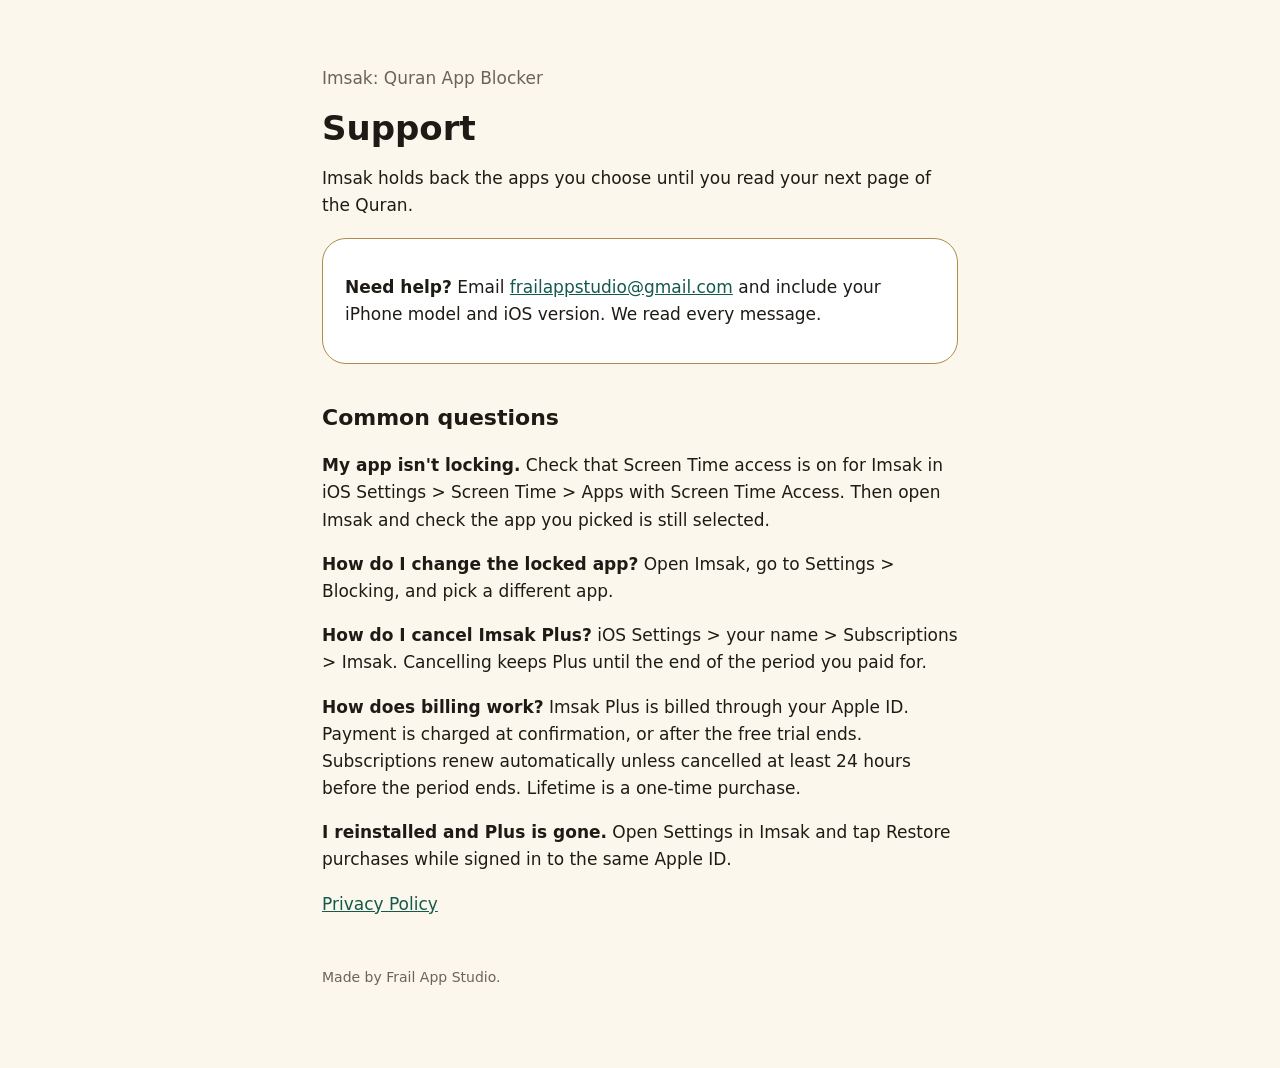
<file: index.html>
<!DOCTYPE html>
<html lang="en"><head><meta charset="utf-8"><meta name="viewport" content="width=device-width, initial-scale=1">
<title>Imsak: Support</title><link rel="stylesheet" href="style.css"></head>
<body><main>
<p class="soft">Imsak: Quran App Blocker</p>
<h1>Support</h1>
<p>Imsak holds back the apps you choose until you read your next page of the Quran.</p>
<div class="card"><p><strong>Need help?</strong> Email <a href="mailto:frailappstudio@gmail.com">frailappstudio@gmail.com</a> and include your iPhone model and iOS version. We read every message.</p></div>
<h2>Common questions</h2>
<p><strong>My app isn't locking.</strong> Check that Screen Time access is on for Imsak in iOS Settings &gt; Screen Time &gt; Apps with Screen Time Access. Then open Imsak and check the app you picked is still selected.</p>
<p><strong>How do I change the locked app?</strong> Open Imsak, go to Settings &gt; Blocking, and pick a different app.</p>
<p><strong>How do I cancel Imsak Plus?</strong> iOS Settings &gt; your name &gt; Subscriptions &gt; Imsak. Cancelling keeps Plus until the end of the period you paid for.</p>
<p><strong>How does billing work?</strong> Imsak Plus is billed through your Apple ID. Payment is charged at confirmation, or after the free trial ends. Subscriptions renew automatically unless cancelled at least 24 hours before the period ends. Lifetime is a one-time purchase.</p>
<p><strong>I reinstalled and Plus is gone.</strong> Open Settings in Imsak and tap Restore purchases while signed in to the same Apple ID.</p>
<p><a href="privacy.html">Privacy Policy</a></p>
<footer>Made by Frail App Studio.</footer>
</main></body></html>
</file>
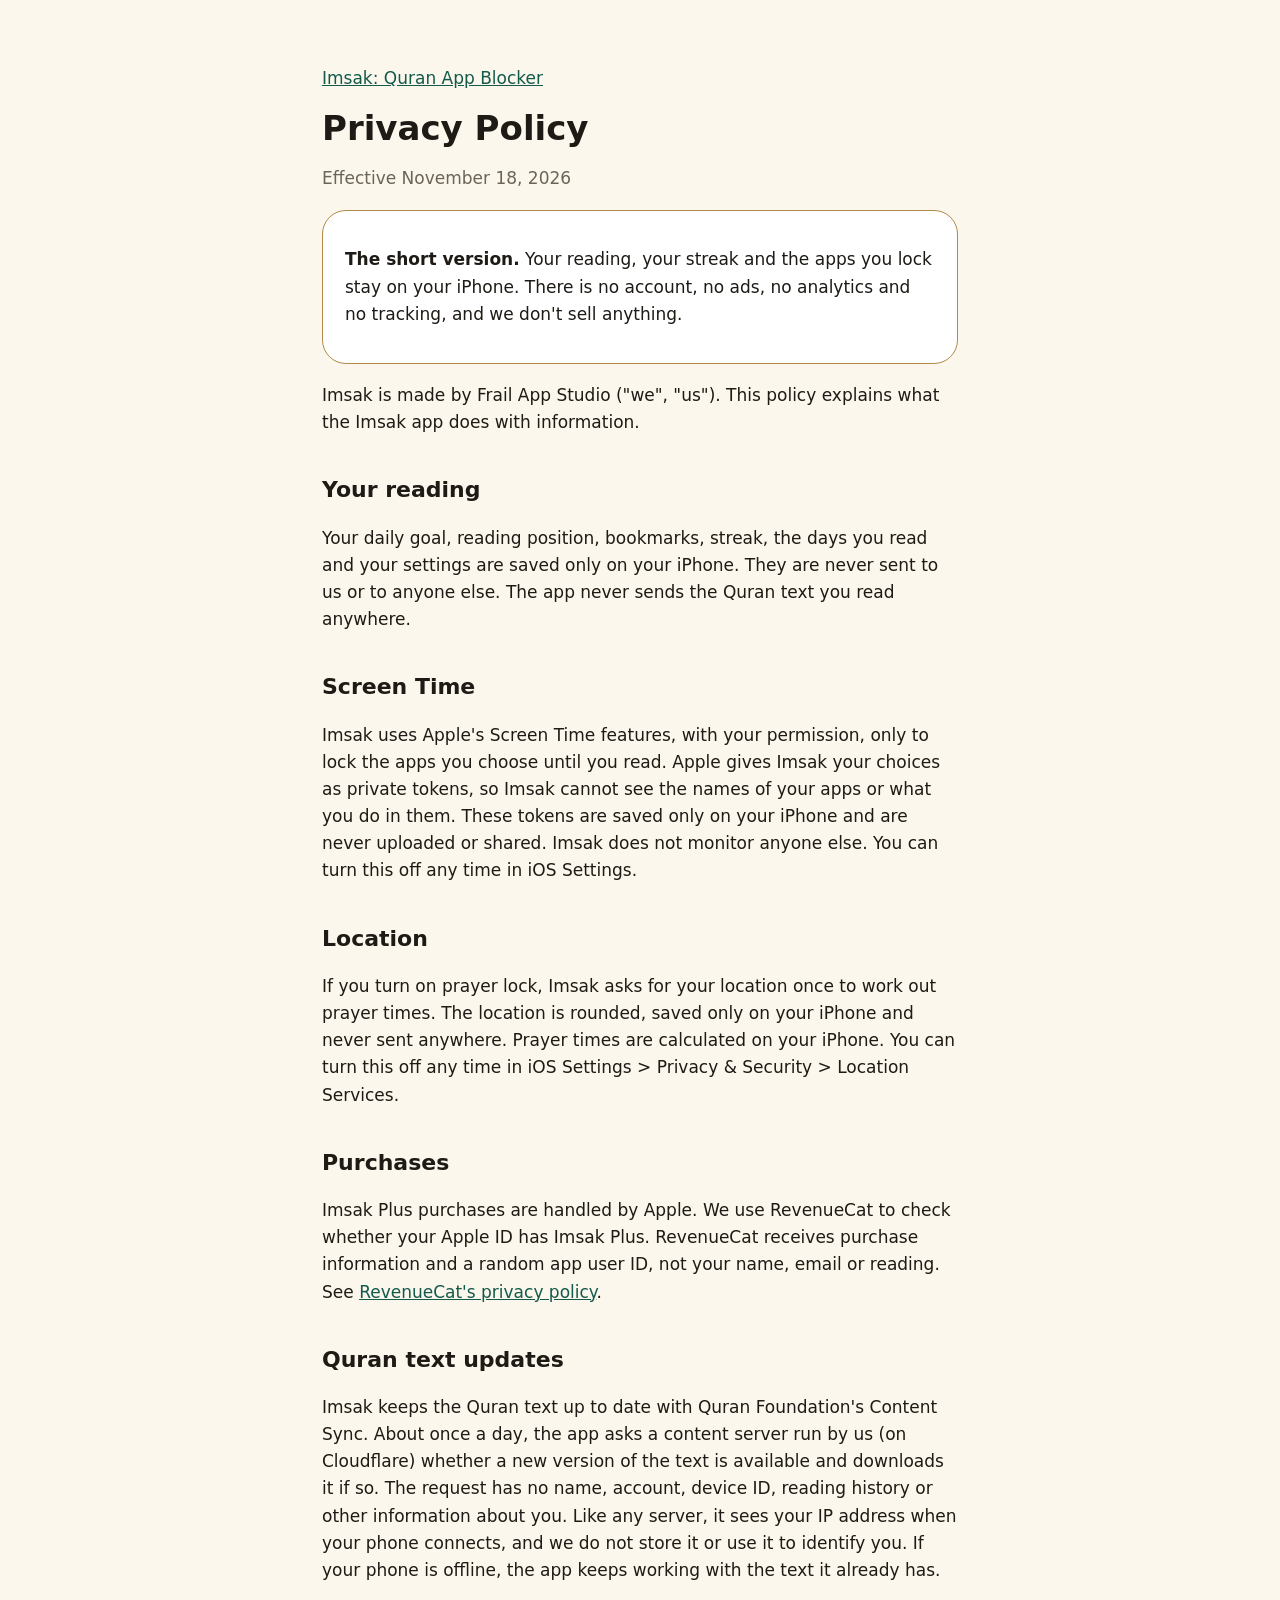
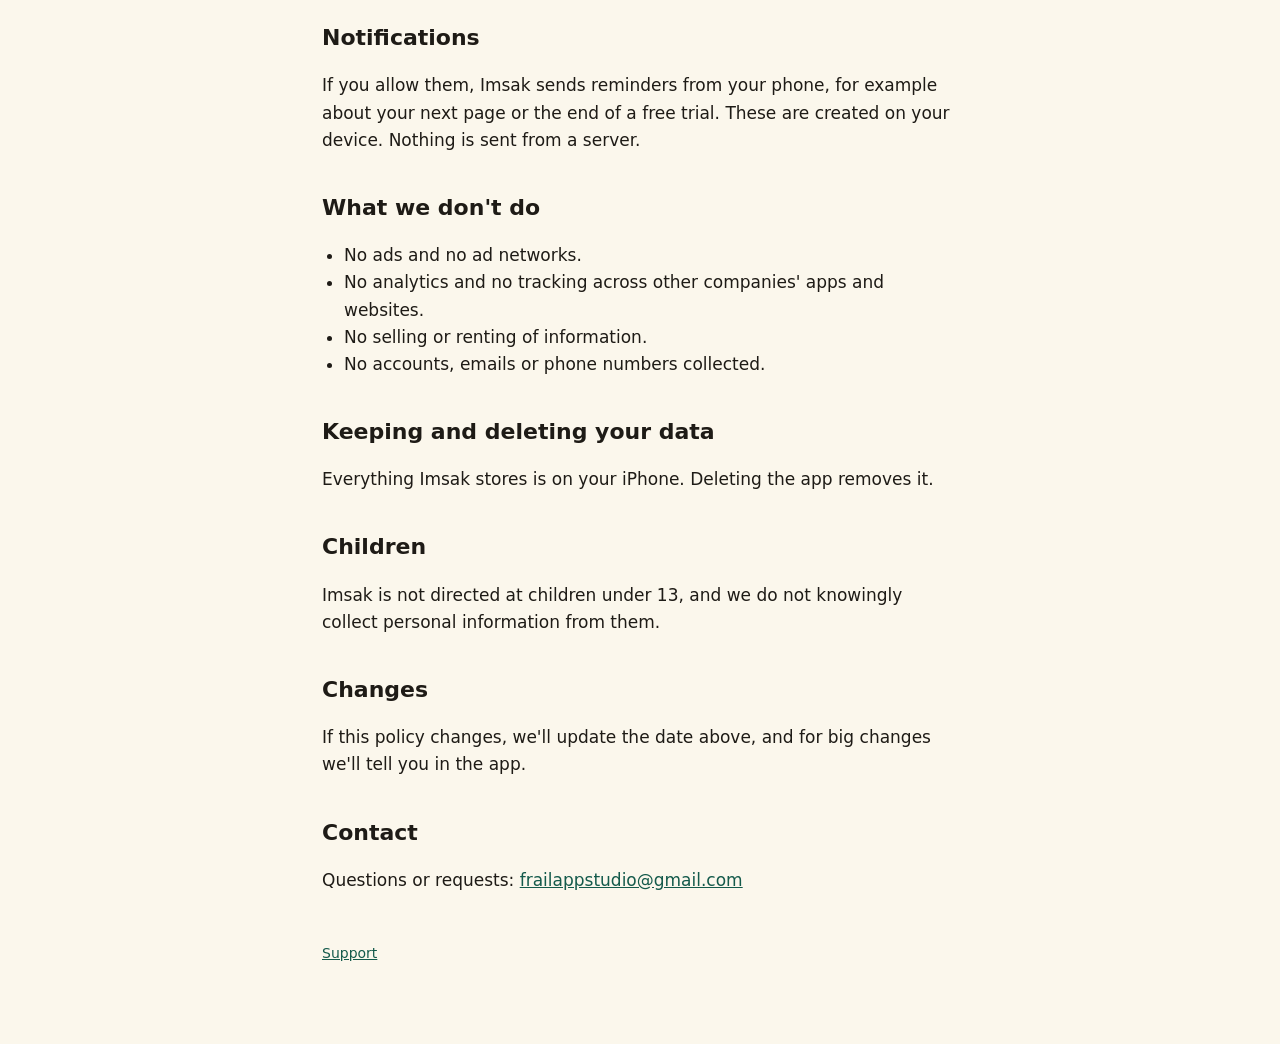
<file: privacy.html>
<!DOCTYPE html>
<html lang="en"><head><meta charset="utf-8"><meta name="viewport" content="width=device-width, initial-scale=1">
<title>Imsak: Privacy Policy</title><link rel="stylesheet" href="style.css"></head>
<body><main>
<p class="soft"><a href="index.html">Imsak: Quran App Blocker</a></p>
<h1>Privacy Policy</h1>
<p class="soft">Effective November 18, 2026</p>

<div class="card"><p><strong>The short version.</strong> Your reading, your streak and the apps you lock stay on your iPhone. There is no account, no ads, no analytics and no tracking, and we don't sell anything.</p></div>

<p>Imsak is made by Frail App Studio ("we", "us"). This policy explains what the Imsak app does with information.</p>

<h2>Your reading</h2>
<p>Your daily goal, reading position, bookmarks, streak, the days you read and your settings are saved only on your iPhone. They are never sent to us or to anyone else. The app never sends the Quran text you read anywhere.</p>

<h2>Screen Time</h2>
<p>Imsak uses Apple's Screen Time features, with your permission, only to lock the apps you choose until you read. Apple gives Imsak your choices as private tokens, so Imsak cannot see the names of your apps or what you do in them. These tokens are saved only on your iPhone and are never uploaded or shared. Imsak does not monitor anyone else. You can turn this off any time in iOS Settings.</p>

<h2>Location</h2>
<p>If you turn on prayer lock, Imsak asks for your location once to work out prayer times. The location is rounded, saved only on your iPhone and never sent anywhere. Prayer times are calculated on your iPhone. You can turn this off any time in iOS Settings &gt; Privacy &amp; Security &gt; Location Services.</p>

<h2>Purchases</h2>
<p>Imsak Plus purchases are handled by Apple. We use RevenueCat to check whether your Apple ID has Imsak Plus. RevenueCat receives purchase information and a random app user ID, not your name, email or reading. See <a href="https://www.revenuecat.com/privacy">RevenueCat's privacy policy</a>.</p>

<h2>Quran text updates</h2>
<p>Imsak keeps the Quran text up to date with Quran Foundation's Content Sync. About once a day, the app asks a content server run by us (on Cloudflare) whether a new version of the text is available and downloads it if so. The request has no name, account, device ID, reading history or other information about you. Like any server, it sees your IP address when your phone connects, and we do not store it or use it to identify you. If your phone is offline, the app keeps working with the text it already has.</p>

<h2>Notifications</h2>
<p>If you allow them, Imsak sends reminders from your phone, for example about your next page or the end of a free trial. These are created on your device. Nothing is sent from a server.</p>

<h2>What we don't do</h2>
<ul>
<li>No ads and no ad networks.</li>
<li>No analytics and no tracking across other companies' apps and websites.</li>
<li>No selling or renting of information.</li>
<li>No accounts, emails or phone numbers collected.</li>
</ul>

<h2>Keeping and deleting your data</h2>
<p>Everything Imsak stores is on your iPhone. Deleting the app removes it.</p>

<h2>Children</h2>
<p>Imsak is not directed at children under 13, and we do not knowingly collect personal information from them.</p>

<h2>Changes</h2>
<p>If this policy changes, we'll update the date above, and for big changes we'll tell you in the app.</p>

<h2>Contact</h2>
<p>Questions or requests: <a href="mailto:frailappstudio@gmail.com">frailappstudio@gmail.com</a></p>
<footer><a href="index.html">Support</a></footer>
</main></body></html>
</file>
<file: style.css>
:root { --bg:#FBF7EC; --ink:#1E1B16; --soft:#6B6457; --card:#FFFFFF; --accent:#145A4B; --gold:#B08A4A; --line:#E8DFC8; }
@media (prefers-color-scheme: dark) {
  :root { --bg:#121D1A; --ink:#EDE6D3; --soft:#A79F8C; --card:#16231F; --accent:#4CC2A4; --gold:#D4AE6A; --line:#24352F; }
}
* { box-sizing: border-box; }
body { margin:0; background:var(--bg); color:var(--ink); font:17px/1.6 -apple-system, system-ui, sans-serif; }
main { max-width: 680px; margin: 0 auto; padding: 48px 22px 80px; }
h1 { font-size: 34px; line-height:1.15; margin: 8px 0 6px; }
h2 { font-size: 22px; margin: 36px 0 6px; }
p, li { color: var(--ink); }
.soft { color: var(--soft); }
.card { background: var(--card); border-radius: 24px; padding: 18px 22px; border: 1px solid var(--gold); margin: 18px 0; }
a { color: var(--accent); }
ul { padding-left: 22px; }
footer { margin-top: 48px; color: var(--soft); font-size: 14px; }
</file>
